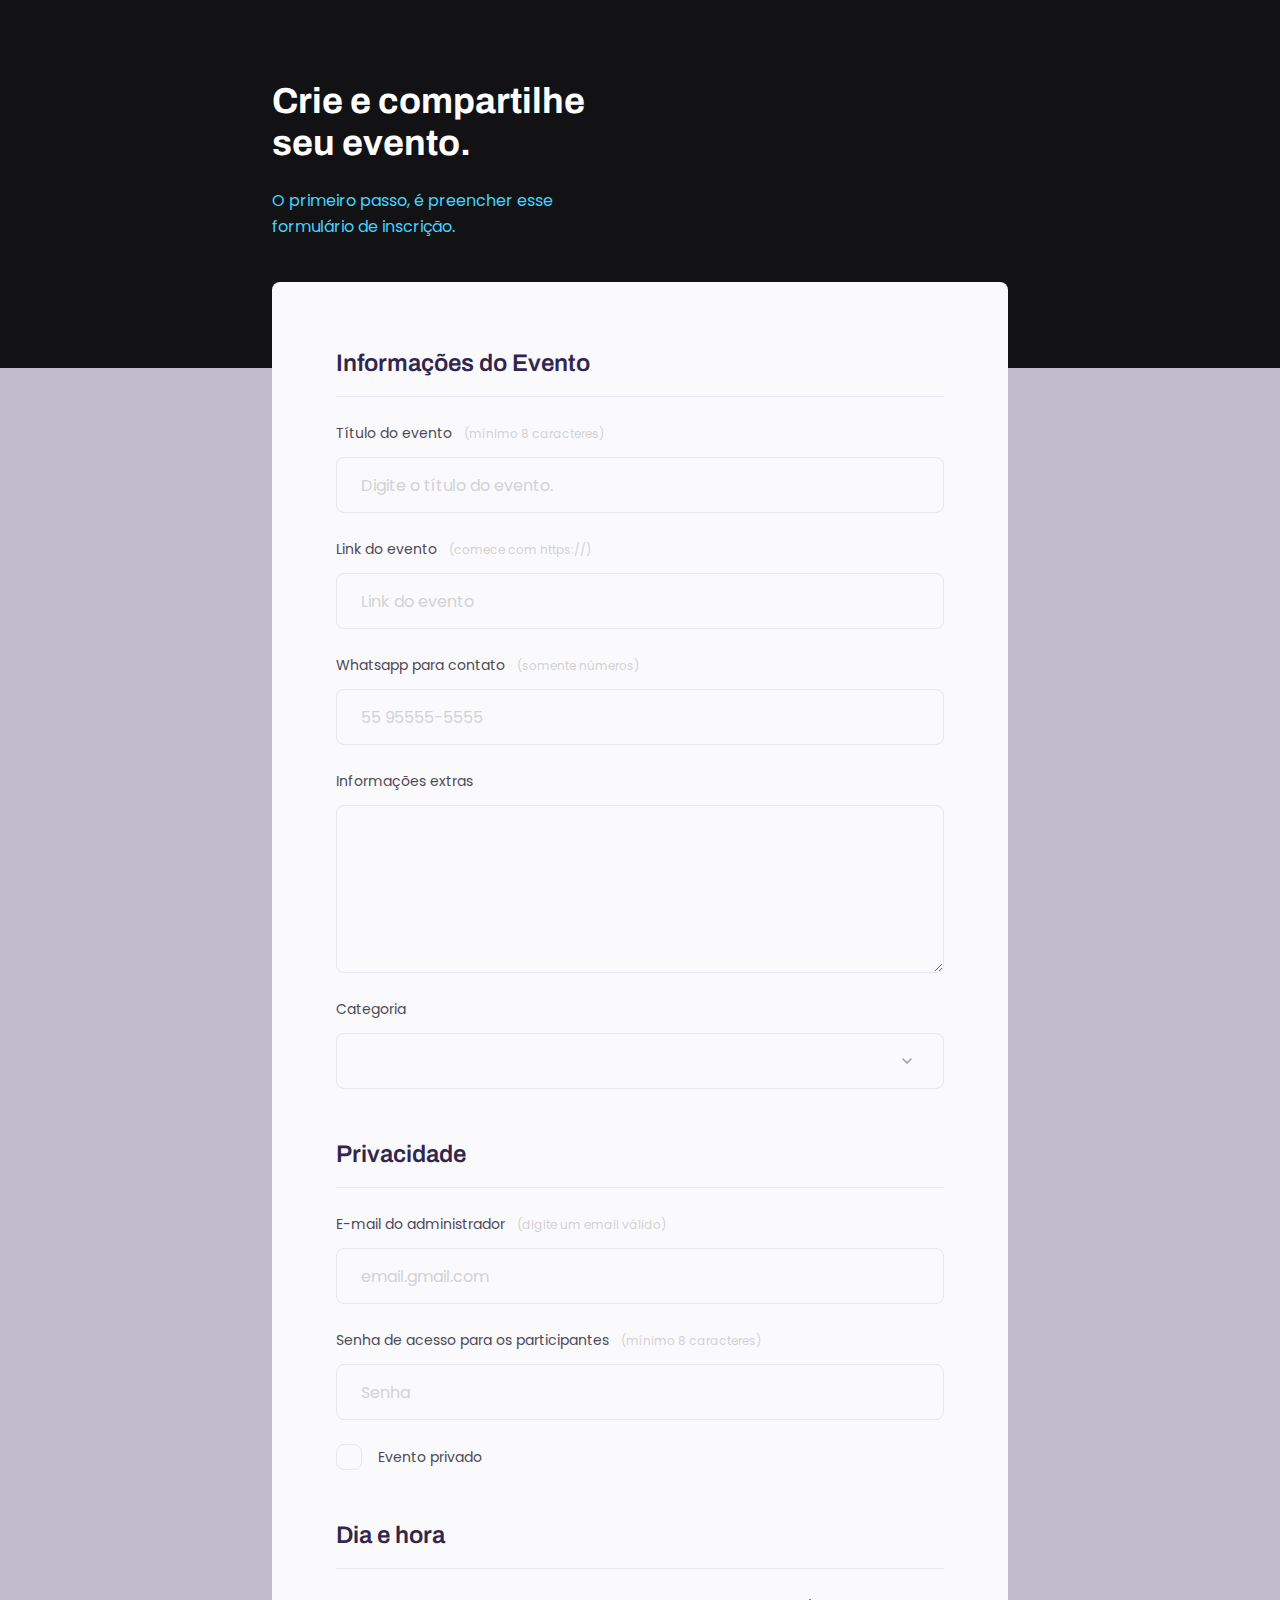
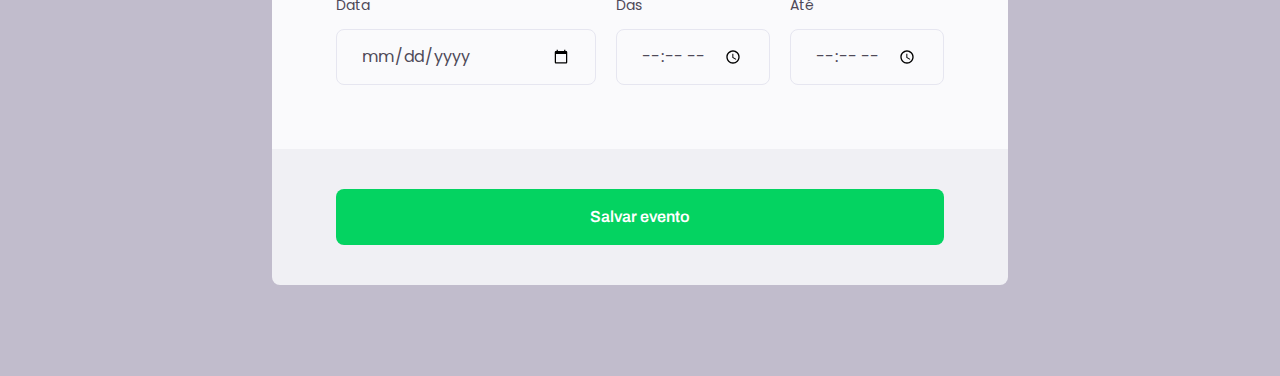
<file: 01 - Crie seu evento/index.html>
<!DOCTYPE html>
<html lang="pt-br">
<head>

  <link rel="preconnect" href="https://fonts.googleapis.com">
  <link rel="preconnect" href="https://fonts.gstatic.com" crossorigin>

  <meta charset="UTF-8">
  <meta name="viewport" content="width=device-width, initial-scale=1.0">

  <title>Crie seu Evento!</title>

  <link href="https://fonts.googleapis.com/css2?family=Archivo:wght@600;700&family=Poppins:wght@400;700&display=swap" rel="stylesheet">

  <link rel="stylesheet" href="style.css">
</head>


<body>

  <div class="page">
    <header>
      <h1>
        Crie e compartilhe seu evento.
      </h1>

      <p> 
        O primeiro passo, é preencher esse formulário de inscrição.
      </p>
    </header>

    <main>

      <form action="" method="get" id="my-form">

        <fieldset>

          <div id="legend">
            <legend>
              Informações do Evento
            </legend>
          </div>
          
          <div class="input-wrapper">
            <label for="event-tittle">Título do evento <span>(mínimo 8 caracteres)</span></label>
            <input  type="text" id="event-tittle" name="event-tittle" required minlength="8" placeholder="Digite o título do evento."/>
        </div>
        
        <div class="input-wrapper">
          <label for="event-link">Link do evento <span>(comece com https://)</span></label>
          <input  type="url" id="event-link" name="event-link" required placeholder="Link do evento"/>
        </div>
        
        <div class="input-wrapper">
          <label for="event-tel">Whatsapp para contato <span>(somente números)</span></label>
          <input  type="tel" id="event-tel" name="event-tel" required placeholder="55 95555-5555"/>
        </div>
        
        <div class="input-wrapper">
          <label for="event-info-extra">Informações  extras</label>
          <textarea id="event-info-extra" name="event-info-extra">
        
          </textarea>
        </div>
        
        <div class="input-wrapper">
          <label for="event-category">Categoria</label>
          <select id="event-category" name="event-category" placeholder="Tipo do evento">
            <option value="#"></option>
            <option value="Music">Música</option>
            <option value="Movie">Filme</option>
            <option value="Streame">Stream</option>
            <option value="Other">Outro</option>
          </select>
        </div>
        
      </fieldset>

        <fieldset>

          <div id="legend">
            <legend>
              Privacidade
            </legend>
          </div>
          
          <div class="input-wrapper">
            <label for="event-email">E-mail do administrador <span>(digite um email válido)</span></label>
            <input  type="email" id="event-email" name="event-email" required placeholder="email.gmail.com"/>
        </div>
        
        <div class="input-wrapper">
          <label for="event-password">Senha de acesso para os participantes <span>(mínimo 8 caracteres)</span></label>
          <input  type="password" id="event-password" name="event-password" required placeholder="Senha"/>
        </div>
        
        <div class="input-check">
          <input  type="checkbox" id="event-check" name="event-check"/>
          <label for="event-check">Evento privado</label>
        </div>
        
      </fieldset>
    
      <fieldset>

          <div id="legend">
            <legend>
              Dia e hora
            </legend>
          </div>

          <div id="colum-3">

            <div class="input-wrapper">
              <label for="">Data</label>
              <input  type="date" id="event-date" name="event-date"/>
            </div>
            
            <div class="input-wrapper">
              <label for="event-start">Das</span></label>
              <input  type="time" id="event-start" name="event-start"/>
            </div>
            
            <div class="input-wrapper">
              <label for="event-end">Até</label>
              <input  type="time" id="event-end" name="event-end"/>
            </div>
            
          </div>
      </fieldset>

      </form>

    </main>

    <footer>
      <button form="my-form">
        Salvar evento
      </button>
    </footer>

  </div>

</body>
</html>
</file>
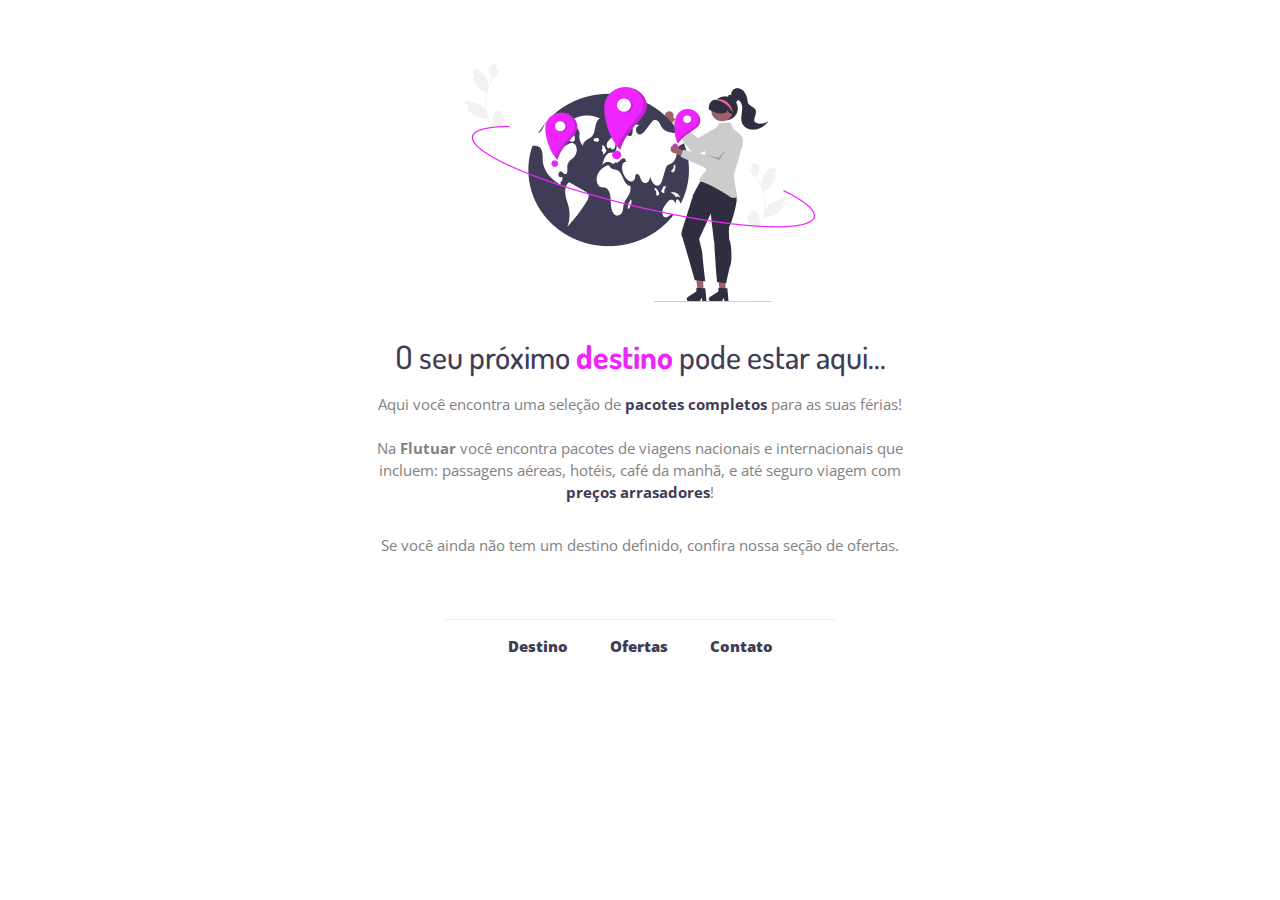
<file: 3 -Seu próximo destino/index.html>
<!DOCTYPE html>
<html lang="pt-br">

  <head>
    <link rel="preconnect" href="https://fonts.googleapis.com">
    <link rel="preconnect" href="https://fonts.gstatic.com" crossorigin>
  
    <meta charset="UTF-8">
    <meta name="viewport" content="width=device-width, initial-scale=1.0">

    <link rel="shortcut icon" href="images/icon.svg" type="image">
    <title>Seu destino está aqui!</title>
  
    <link href="https://fonts.googleapis.com/css2?family=Dosis:wght@400;700&family=Open+Sans:wght@400;700&display=swap" rel="stylesheet">

    <link rel="stylesheet" href="style.css">
</head>
<body>
  <div class="page">
    <main>
      <img src="images/img1.png" alt="Uma garota mexendo no globo e escolhendo locais para viajar.">

      <section id="text">
        <h1>O seu próximo <span>destino</span> pode estar aqui...</h1>

        <p>
          Aqui você encontra uma seleção de <span>pacotes completos</span> para as suas férias!
          <br>
          <br>
          Na <strong>Flutuar</strong> você encontra pacotes de viagens nacionais e internacionais que incluem: passagens aéreas, hotéis, café da manhã, e até seguro viagem com <span>preços arrasadores</span>!
        </p>
      </section>

      <p>
        Se você ainda não tem um destino definido, confira nossa seção de ofertas.
      </p>
    </main>

    
    <footer>
        <ul id="footer">
          <li><a href="#"><strong>Destino</strong></a></li>
          <li><a href="#"><strong>Ofertas</strong></a></li>
          <li><a href="#"><strong>Contato</strong></a></li>
        </ul>
    </footer>
  </div>
</body>
</html>
</file>
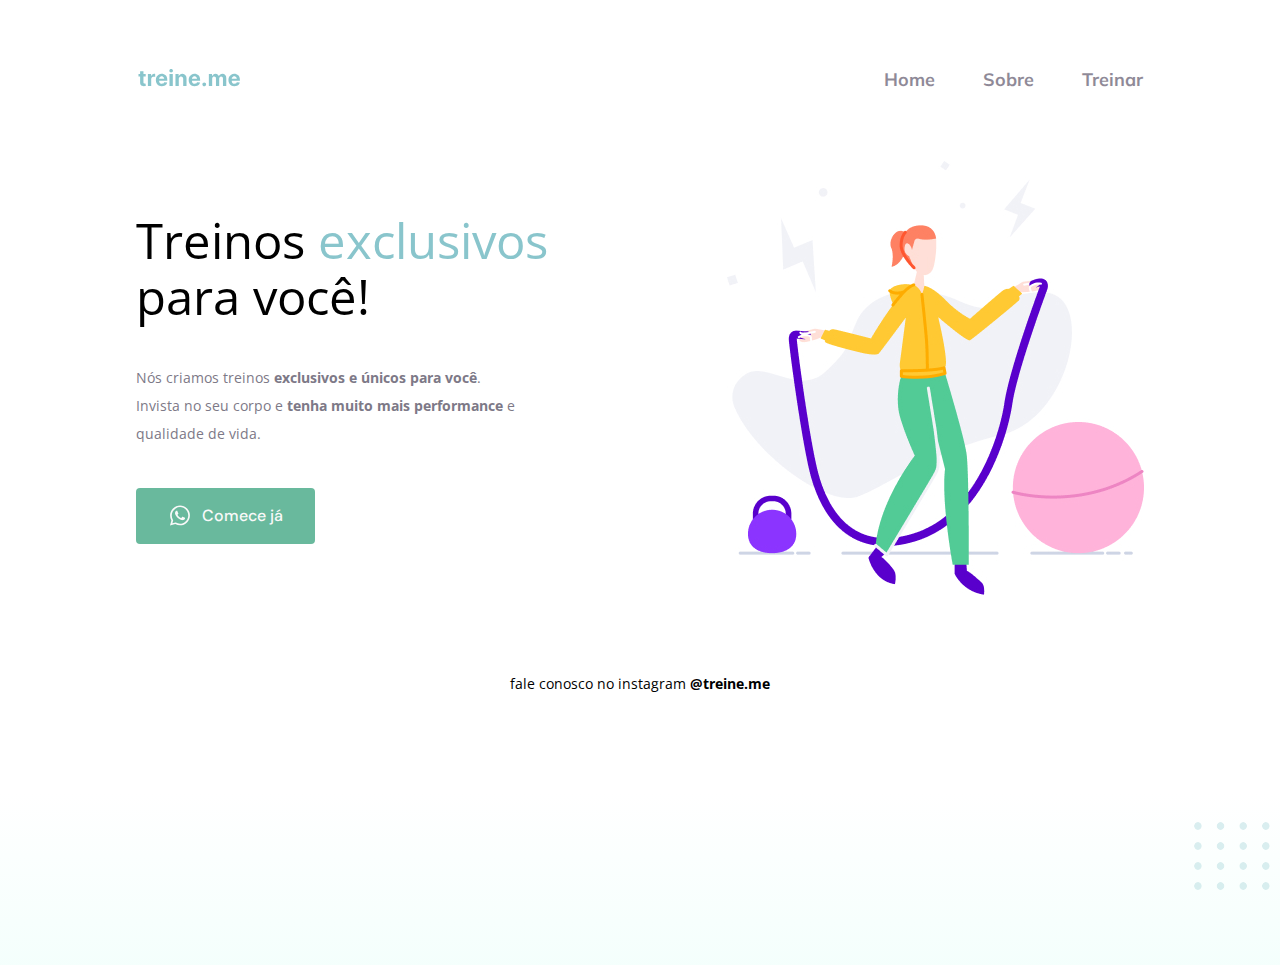
<file: 4 - Treine.me/index.html>
<!DOCTYPE html>
<html lang="pt-br">
<head>
  <link rel="shortcut icon" href="images/logo.svg" type="image">
  
  <link rel="preconnect" href="https://fonts.googleapis.com">
  <link rel="preconnect" href="https://fonts.gstatic.com" crossorigin>
  
  <meta charset="UTF-8">
  <meta name="viewport" content="width=device-width, initial-scale=1.0">
  
  <title>Treine.me</title>
  
  <link href="https://fonts.googleapis.com/css2?family=DM+Sans:wght@500&family=Mulish:wght@400;700&family=Open+Sans:wght@400;700&display=swap" rel="stylesheet">
  
  <link rel="stylesheet" href="style.css">
</head>

<body>
<div class="page">

  <nav>
    <a id="logo" href="#">
      <img src="images/logo.svg" alt="Logo marca Treine.me">
    </a>
    
      <ul>
        <li><a href="#">Home</a></li>
        <li><a href="#">Sobre</a></li>
        <li><a href="#">Treinar</a></li>
      </ul>
    
  </nav>

<main>
  <section class="text">
    <h1>
      Treinos <span>exclusivos</span> para você!
    </h1>

    <p>
      Nós criamos treinos <strong>exclusivos e únicos para você</strong>. <br>
      Invista no seu corpo e <strong>tenha muito mais performance</strong> e qualidade de vida.
    </p>

    <button>
      <img src="images/whats.svg" alt="Logo marca do whatsapp">
      <a href="#" target="_blank">Comece já</a>
    </button>

  </section>

  <img id="img.jump" 
    src="images/fitness-jump.jpg" 
    alt="Garota pulando corda com um moletom amarelo.">

</main>

<footer>
    fale conosco no instagram 
    <a href="https://www.instagram.com/treine.me" 
    target="_blank">@treine.me</a>
</footer>

  <img id="balls"
    src="images/balls.svg" 
    alt="Dezesseis bolinhas azuis no canto inferior direito da tela.">

</div>  
</body>
</html>
</file>
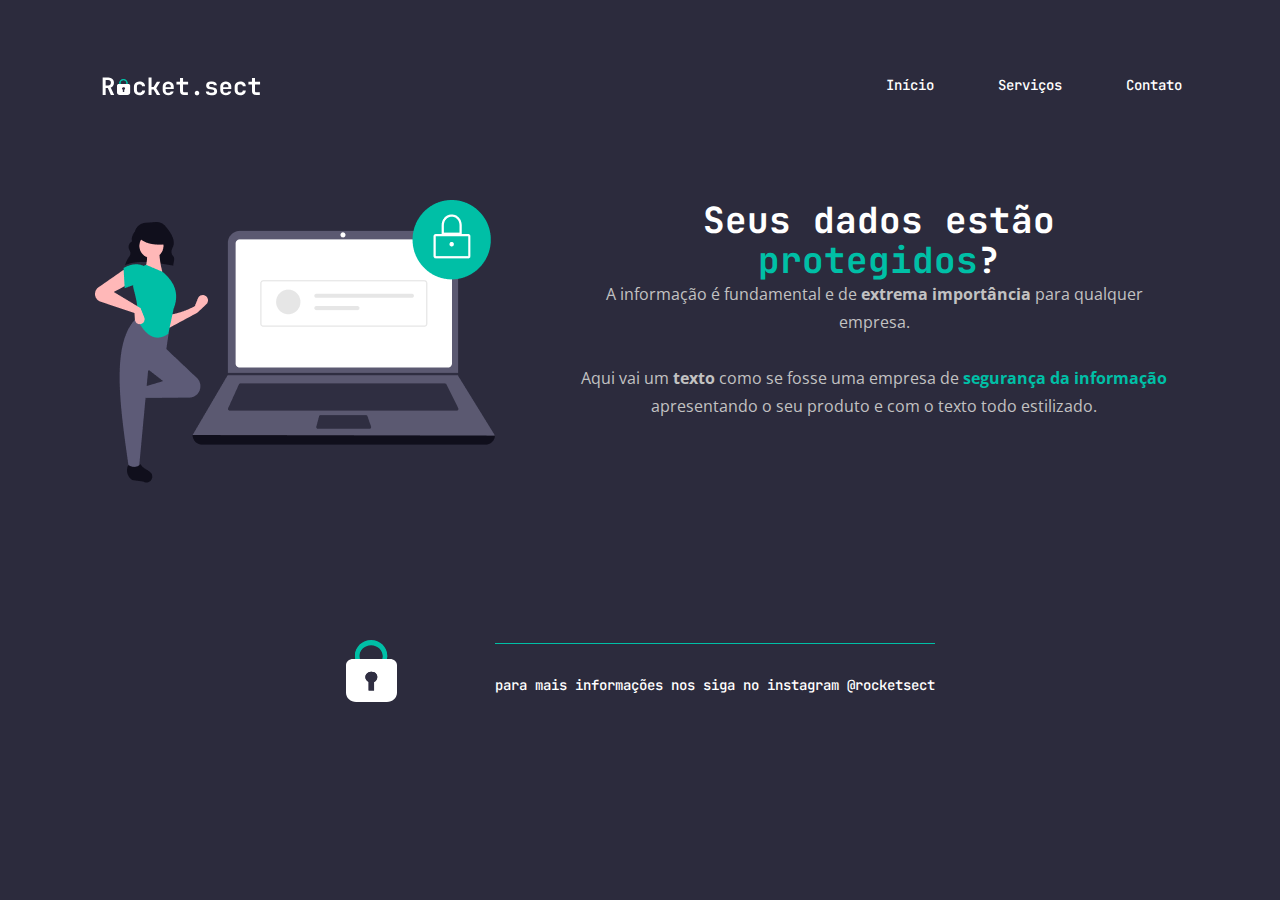
<file: 7 - Rocket.sect/index.html>
<!DOCTYPE html>
<html lang="pt-br">
<head>
  <link rel="preconnect" href="https://fonts.googleapis.com">
  <link rel="preconnect" href="https://fonts.gstatic.com" crossorigin>
  <link rel="shortcut icon" href="images/padlock.svg" type="images">

  <meta charset="UTF-8">
  <meta name="viewport" content="width=device-width, initial-scale=1.0">

  <title>Rocket.sect</title>
  
  <link href="https://fonts.googleapis.com/css2?family=JetBrains+Mono:wght@500;700&family=Open+Sans:wght@400;700&display=swap" rel="stylesheet">
  
  <link rel="stylesheet" href="style.css">
</head>
<body>

  <div class="page">

    <nav>
      <a href="#" target="_blank">
      <img src="images/logo.svg" alt="Logo marcaRocket.sect">
    </a>

    <ul>
      <li><a href="#">Início</a></li>
      <li><a href="#">Serviços</a></li>
      <li><a href="#">Contato</a></li>
    </ul>
  </nav>

  <main>
    <img src="images/img1.png" alt="Representação de uma segurança web">
    
    <section class="text">

      <h1>
        Seus dados estão <span>protegidos</span>?
      </h1>
      
      <p>
        A informação é fundamental e de <strong>extrema importância</strong> para qualquer empresa.
        <br>
        <br>
        Aqui vai um <strong>texto</strong> como se fosse uma empresa de <span>segurança da informação</span>
        apresentando o seu produto e com o texto todo estilizado.
      </p>
    </section>
    
  </main>

  <footer>
    <img id="cadeado" src="images/padlock.svg" alt="Um Cadeado branco">
    
    <div id="line">
    <p>
      para mais informações nos siga no instagram <a href="https://www.instagram.com/rocketsect" target="_blank">@rocketsect</a>
    </p>
    </div>
    
    
  </footer>

</div>
  

</body>
</html>
</file>
<file: 01 - Crie seu evento/style.css>
* {
  box-sizing: border-box;
  margin: 0;
  border: 0;
  padding: 0;
  text-decoration: 0;
  list-style: none;

}

:root{
  font-size: 62.5%;
}


body::before{
  z-index: -1;
  content: '';
  position: absolute;
  top: 0;
  left: 0;
  min-width: 100%;
  height: 36.8rem;
  background: #121214;
}

body {
  background: #C1BCCC;
  min-height: 100vh;
}

.page {
  width: 73.6rem;
  margin: 0 auto 9.1rem;
}

header {
  width: 31.9rem;
  margin: 8.0rem 0 4.2rem;
}

header h1 {
  font-family: 'Archivo', sans-serif;
  font-size: 36px;
  font-weight: 700;
  line-height: 42px;

  color: #FFFFFF;
  margin-bottom: 2.4rem ;
}


header p {
  color: #42D3FF;
}

header p,
main form fieldset .input-wrapper label span,
.input-wrapper input,
textarea,
select {
  font-family: 'Poppins', sans-serif;
  font-size: 16px;
  font-weight: 400;
  line-height: 26px;
}

main form {
  background: #FAFAFC;
  padding: 6.4rem;
  border-radius: 8px 8px 0 0;

  display: flex;
  flex-direction: column;
  gap: 4.8rem;
}

main form fieldset {
  display: flex;
  flex-direction: column;
  gap: 2.4rem;
}

main form fieldset #legend legend {
  font-family: 'Archivo', sans-serif;
  font-size: 24px;
  font-weight: 600;
  line-height: 34px;

  color: #32264D;
  padding-bottom: 1.6rem;
  border-bottom: #E6E6F0 1px solid;
}

main form fieldset .input-wrapper {
  display: flex;
  flex-direction: column;
  gap: 1.2rem;
}

form .input-wrapper input::placeholder, select::placeholder{
  color: #c1c0c0b4;
}


form .input-wrapper input:required:not(:placeholder-shown):invalid {
  border: 1px solid #FF1010;
}

main form fieldset .input-wrapper label, .input-check label {
  font-family: 'Poppins', sans-serif;
  font-size: 14px;
  font-weight: 400;
  line-height: 24px;

  color: #4E4958;
}

main form fieldset .input-wrapper label span {
  color: #c1c0c0b4;
  margin-left: 8px;
  font-size: 12px;
  font-weight: 400;
  line-height: 20px;
}

main form fieldset .input-wrapper label span:hover {
  color: #747375;
}

main form fieldset .input-wrapper input, textarea, select {
  height: 5.6rem;
  border: #E6E6F0 1px solid;
  border-radius: 8px;
  background: #FAFAFC;
  padding: 1.5rem 2.4rem ;

  color: #4E4958;
}

main form fieldset .input-wrapper textarea {
   height: 16.8rem;
}

main form fieldset .input-wrapper select {
  appearance: none;
  -webkit-appearance: none;

  background-image: url("data:image/svg+xml,%3Csvg width='24' height='24' viewBox='0 0 24 24' fill='none' xmlns='http://www.w3.org/2000/svg'%3E%3Cg id='Select' clip-path='url(%23clip0_1_54)'%3E%3Cpath id='Vector' d='M8 10L12 14L16 10' stroke='%239C98A6' stroke-width='1.5' stroke-linecap='round' stroke-linejoin='round'/%3E%3C/g%3E%3Cdefs%3E%3CclipPath id='clip0_1_54'%3E%3Crect width='24' height='24' fill='white'/%3E%3C/clipPath%3E%3C/defs%3E%3C/svg%3E");
  background-repeat: no-repeat;
  background-position: right 2.4rem top 50%;
}

main form fieldset .input-check{
  position: relative;
}

main form fieldset .input-check input {
  position: absolute;
  opacity: 0;
}

main form fieldset .input-check label::before {
  content: '';
  width: 2.4rem;
  height: 2.4rem;

  display: block;
  border: #E6E6F0 1px solid;
  border-radius: 8px;
}

main form fieldset .input-check label {
  display: flex;
  align-items: center;
  gap: 1.6rem;
}

main form fieldset .input-check input:focus + label::before {
  outline: 2px black solid;
}

main form fieldset .input-check input:checked + label::before {
  background-image: url("data:image/svg+xml,%3Csvg width='24' height='24' viewBox='0 0 24 24' fill='none' xmlns='http://www.w3.org/2000/svg'%3E%3Cg clip-path='url(%23clip0_2802_23)'%3E%3Cpath d='M9 16.17L4.83 12L3.41 13.41L9 19L21 7L19.59 5.59L9 16.17Z' fill='%2342D3FF'/%3E%3C/g%3E%3Cdefs%3E%3CclipPath id='clip0_2802_23'%3E%3Crect width='24' height='24' fill='white'/%3E%3C/clipPath%3E%3C/defs%3E%3C/svg%3E%0A");
}

main form fieldset #colum-3 {
  display: flex;
  gap: 2.0rem;
}

main form fieldset #colum-3 :first-child {
  width: 100%;
}

main form fieldset #colum-3 .input-wrapper input {
  appearance: none;
}

footer {
  display: flex;
  flex-direction: column;
  padding: 4.0rem 6.4rem;
  border-radius: 0 0 8px 8px;
  
  background: #F0F0F4;
}

footer button {
  font-family: 'Archivo', sans-serif;
  font-size: 16px;
  font-weight: 600;
  line-height: 26px;
  
  color: #FFFFFF;
  background: #04D361;
  padding: 1.5rem 4.0rem;
  border-radius: 8px;
}

footer button:hover {
  background: #0c8040;
}
</file>
<file: 3 -Seu próximo destino/style.css>
* {
  box-sizing: border-box;
  padding: 0;
  border: 0;
  margin: 0;
  list-style: none;
  text-decoration: none;
}

:root {
  font-size: 62.5%;
}

body {
  z-index: -1;
  background-image: ;
}

body, #footer {
  font-family: 'Open Sans', sans-serif;
  text-align: center;
}

main {
  width: 62.6rem;
  margin: 6.4rem auto 6.4rem;
}

 #text {
   width: 54.0rem;
   margin: 3.2rem auto 3.2rem;
  }
  
 #text h1 {
  font-family: 'Dosis';
  font-weight: 500;
  font-size: 3.2rem;
  line-height: 4.0rem;
  margin-bottom: 1.6rem;
  
  color: #3F3D56;
}

#text h1 span {
  color: #EE24FF;
  font-weight: bold;
}

#text p {
  font-weight: 400;
  font-size: 1.5rem;
  line-height: 2.2rem;
 }
#text p span {
  color:#3F3D56;
  font-weight: bold;
}

 p {
  color: #828282;
  font-size: 1.5rem;
  line-height: 2.0rem;
 }

ul {
  display: flex;
  justify-content: center;
  gap: 4.2rem;
  margin: 0 auto 0;

  border-top: 0.1rem solid #ECEFF2;
  padding-top: 1.6rem;
  width: 39.1rem;
}

ul li a {
  font-weight: 700;
  font-size: 1.5rem;
  color: #3F3D56;
 }

 ul li a:hover {
  opacity: 0.5;
 }
</file>
<file: 4 - Treine.me/style.css>
* {
  box-sizing: border-box;
  padding: 0;
  border: 0;
  margin: 0;
  list-style: none;
  text-decoration: none;
}

:root {
  font-size: 62.5%;
}

body {
  min-height: 100vh;
  background: linear-gradient(180deg, #e3fff800 82.08%, #e3fff861 100%);
  
}

.page{
  font-family: 'Open Sans', sans-serif;
  font-weight: 400;
  font-size: 1.4rem;
  line-height: 2.8rem;
}

nav {
  display: flex;
  justify-content: space-between;
  width: 100.5rem;
  margin: 6.5rem auto 0rem;
  
  align-items: center;
}

nav ul {
  display: flex;
  gap: 4.8rem;
}

nav ul li a{
  font-family: 'Mulish';
  font-weight: 700;
  font-size: 1.8rem;
  line-height: 2.3rem;
  
  color: #1F1534;
  opacity: 0.5;
  
}

nav ul li a:hover {
  opacity: 1.0;
  font-weight: bold;
}

.page main {
  display: flex;
  gap: 10.2rem;
  margin: 6.5rem auto 7.5rem;
  width: 100.8rem;
}

.page main .text {
  width: 48.9rem;
  height: 33.2rem;  
  margin-top: 5.1rem;
}

.page main .text h1 {
  font-weight: 400;
  font-size: 4.9rem;
  line-height: 5.6rem;
  
  color: #000000;
}

.page main .text h1 span {
  color: #89C5CC;
}
.page main .text p {
  margin: 4.0rem 0rem;
  width: 43.8rem;
  color: #7D7987;
}

.page main .text button {
  display: flex;
  align-items: center;
  gap: 1.0rem;
  
  background: #69B99D;
  border-radius: 4px;
  padding: 1.5rem 3.2rem 1.6rem;
}

.page main .text button:hover {
  background: #127451;
}

.page main .text button a {
  font-family: 'DM Sans';
  font-weight: 500;
  font-size: 1.6rem;
  line-height: 2.1rem;
  
  color: #F9F9F9;
}

footer {
  text-align: center;
}

footer a {
  color: #000000;
  font-weight: bold;
}

footer a:hover {
  font-weight: bold;
  opacity: 0.5;
}

#balls {
  position: fixed;
  bottom: 0;
  right: 0;
}
</file>
<file: 7 - Rocket.sect/style.css>
* {
  box-sizing: border-box;
  padding: 0;
  margin: 0;
  border: 0;
  list-style: none;
  text-decoration: none;
}

.page {
  background: #2C2B3D;
  min-height: 100vh;
}

.page, a {
  font-family: 'JetBrains Mono';
  color: #FFFFFF;
  text-align: center;
}

:root {
  font-size: 62.5%;
}

  .page nav {
  width: 108.3rem;
  margin: 0 auto;
  padding-top: 7.1rem;

  display: flex;
  justify-content: space-between;
  align-items: center;
}

  .page nav ul {
  display: flex;
  gap: 6.4rem;
}

  .page nav ul li a {
  font-weight: 500;
  font-size: 1.4rem;
  line-height: 2.8rem;
}

 .page nav ul li a:hover {
  opacity: 0.5;
}

  .page main {
  width: 109.2rem;
  margin: 10.1rem auto 15.7rem;

  display: flex;
  justify-content: space-between;
}

  .page main img {
    object-fit: contain;
  }

  .page main .text{
  width: 61.4rem;
}
  
  .page main .text h1 {
    font-weight: 700;
    font-size: 3.6rem;
    line-height: 4.0rem;
  }

  .page main .text p {
    width: 60.4rem;

    color: #C2C2C2;
    font-family: 'Open Sans';
    font-weight: 400;
    font-size: 1.6rem;
    line-height: 2.8rem;
  }

  .page span {
    color: #00BFA6;
  }

  .page main .text  p span {
    font-weight: bold;
  }

  .page footer {
    display: flex;
    justify-content: space-between;
    align-items: center;
    width: 58.9rem;
    margin: 0 auto;
    
    font-weight: 500;
    font-size: 14px;
    line-height: 28px;
  }

  .page footer #line {
    border-top: 0.1rem #00BFA6 solid;
    padding-top: 2.7rem;

  }
</file>
